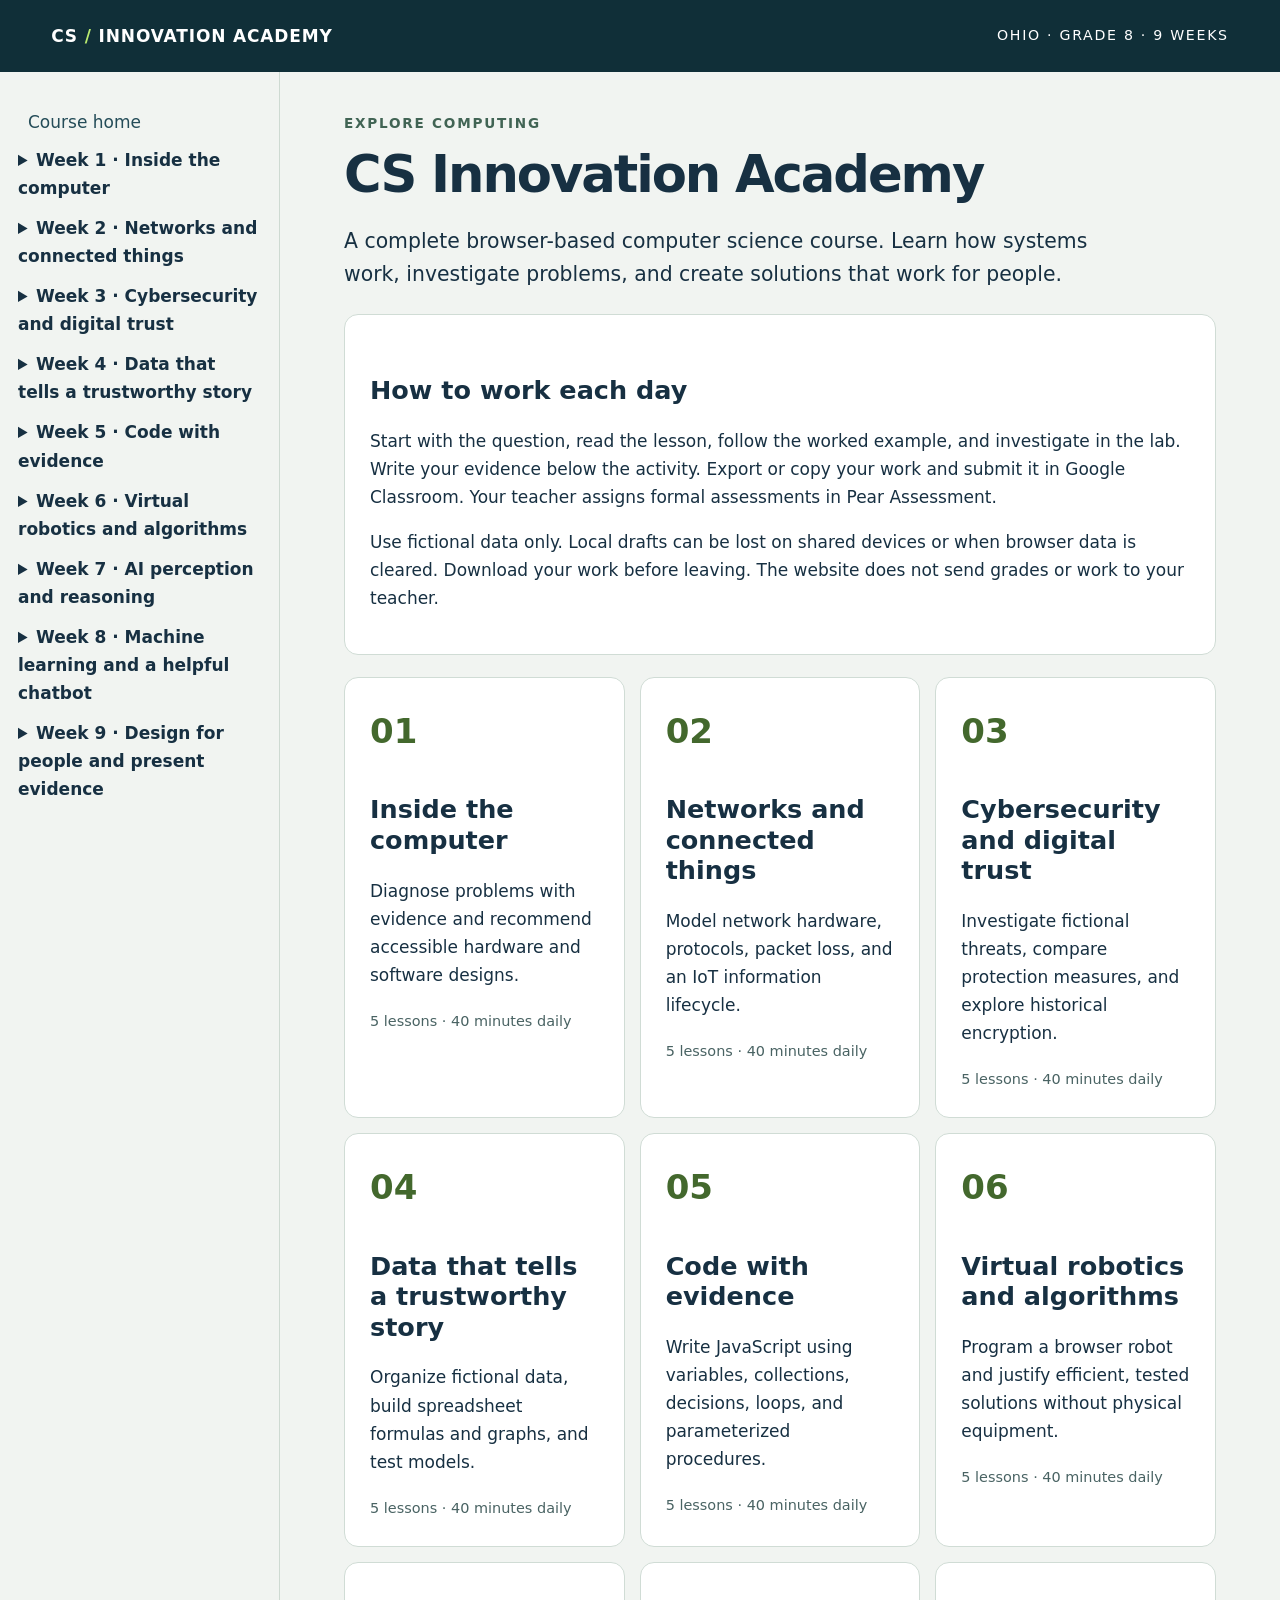
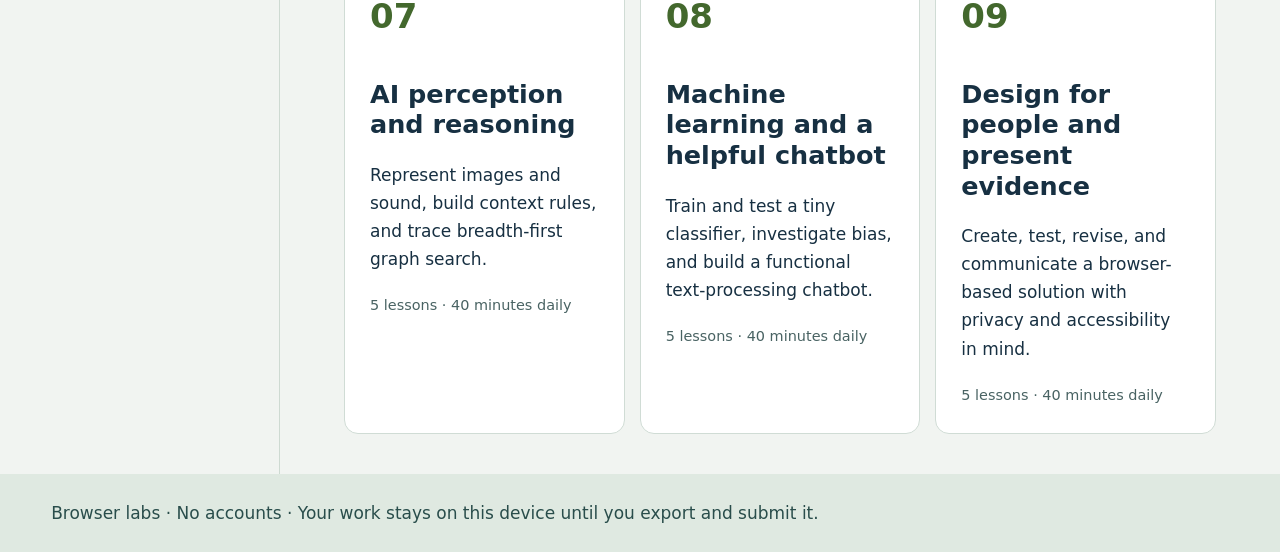
<file: index.html>
<!doctype html><html lang="en"><head><meta charset="utf-8"><meta name="viewport" content="width=device-width,initial-scale=1"><title>CS Innovation Academy · Grade 8</title><link rel="stylesheet" href="style.css"><link rel="stylesheet" href="visual-labs.css?v=2"><script defer src="course.js"></script><script defer src="labs.js"></script><script defer src="visual-labs.js?v=2"></script><script defer src="practice.js"></script><script defer src="app.js"></script></head><body><a href="#main" class="skip">Skip to lesson</a><header><a href="#" class="brand">CS<span> / </span>INNOVATION ACADEMY</a><small>OHIO · GRADE 8 · 9 WEEKS</small></header><div class="shell"><nav id="nav" aria-label="Course lessons"></nav><main id="main" tabindex="-1"></main></div><footer>Browser labs · No accounts · Your work stays on this device until you export and submit it.</footer></body></html>
</file>
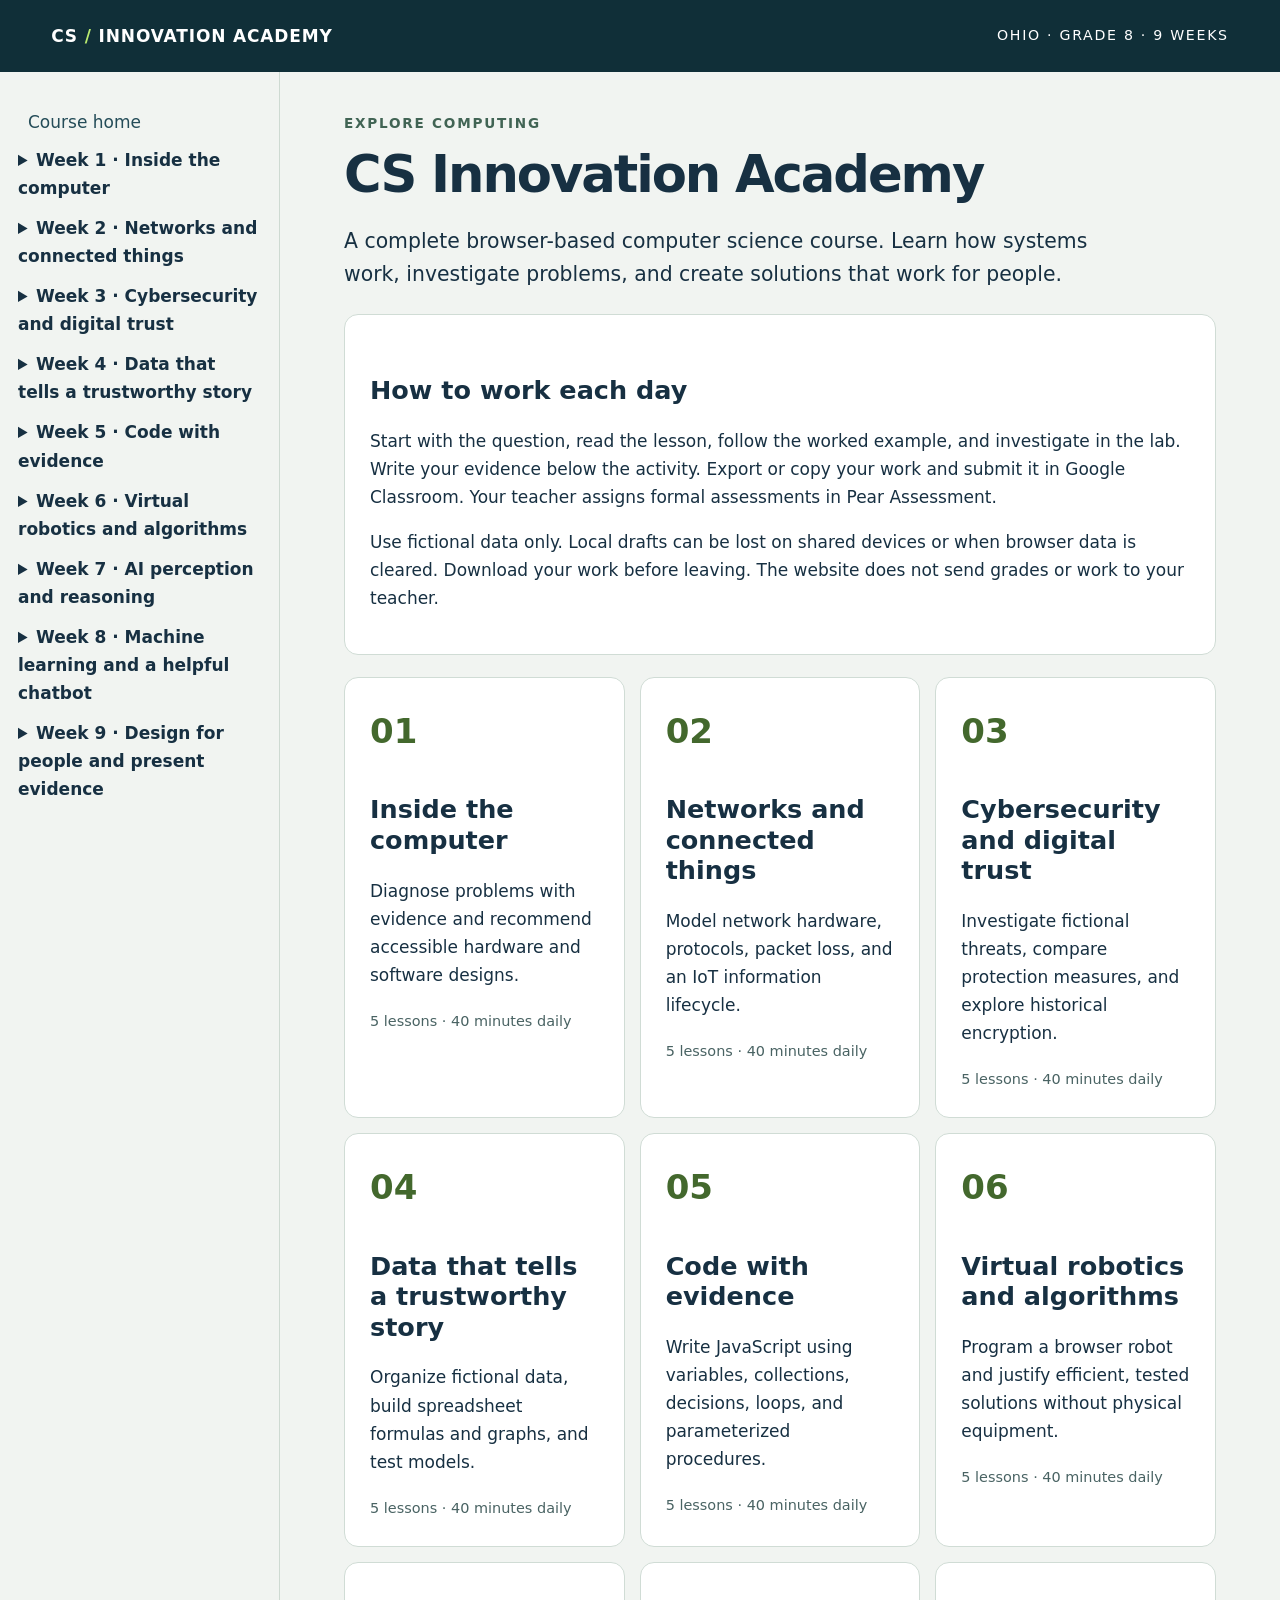
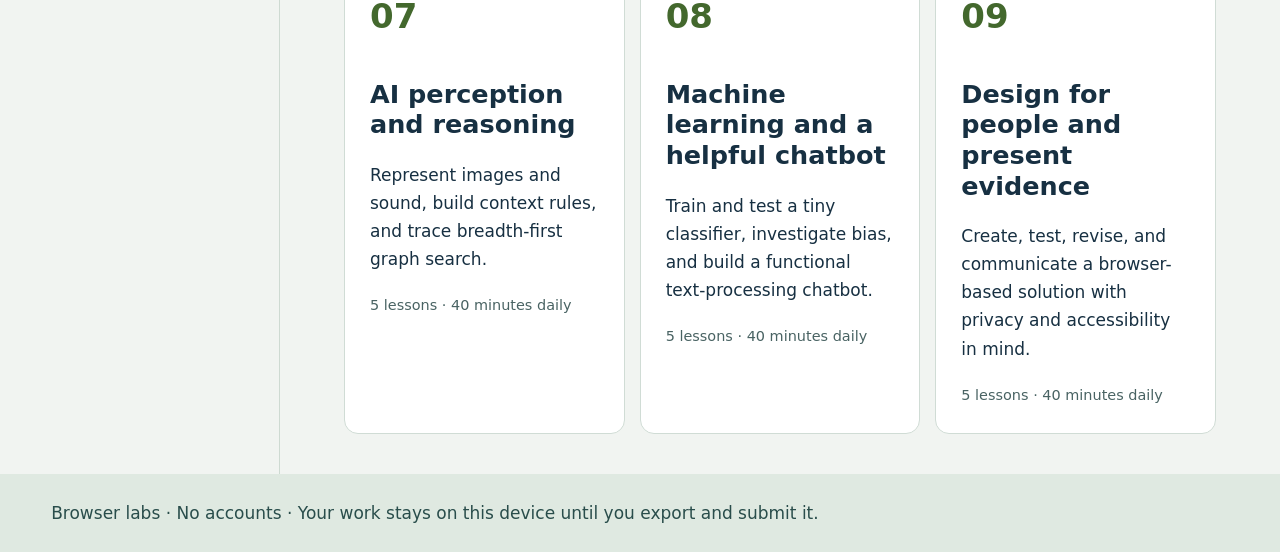
<file: student-site-github-pages/index.html>
<!doctype html><html lang="en"><head><meta charset="utf-8"><meta name="viewport" content="width=device-width,initial-scale=1"><title>CS Innovation Academy · Grade 8</title><link rel="stylesheet" href="style.css"><script defer src="course.js"></script><script defer src="labs.js"></script><script defer src="practice.js"></script><script defer src="app.js"></script></head><body><a href="#main" class="skip">Skip to lesson</a><header><a href="#" class="brand">CS<span> / </span>INNOVATION ACADEMY</a><small>OHIO · GRADE 8 · 9 WEEKS</small></header><div class="shell"><nav id="nav" aria-label="Course lessons"></nav><main id="main" tabindex="-1"></main></div><footer>Browser labs · No accounts · Your work stays on this device until you export and submit it.</footer></body></html>
</file>
<file: style.css>
:root{font-family:system-ui,Arial,sans-serif;color:#173042;background:#f1f4f1;line-height:1.65;font-size:17px}*{box-sizing:border-box}body{margin:0}header{background:#102f38;color:white;padding:22px 4%;display:flex;justify-content:space-between;gap:20px;align-items:center}.brand{color:white;font-weight:800;text-decoration:none;letter-spacing:.05em}.brand span{color:#b9eb70}header small{letter-spacing:.12em}.shell{display:grid;grid-template-columns:280px minmax(0,1fr);max-width:1500px;margin:auto}nav{padding:26px 18px;border-right:1px solid #cedad2}nav details{margin-bottom:12px}nav summary{font-weight:700;cursor:pointer}nav a{display:block;margin:5px 0;padding:5px 10px;color:#244c58;text-decoration:none;border-radius:5px}nav a[aria-current]{background:#dbeebd;color:#14313a;font-weight:700}main{padding:40px min(5vw,65px);max-width:1080px;min-width:0}h1{font-size:clamp(2rem,4vw,3.4rem);line-height:1.1;margin:12px 0 22px;letter-spacing:-.04em}h2{line-height:1.2;margin-top:35px}h3{line-height:1.3}.eyebrow{font-size:.8rem;letter-spacing:.13em;font-weight:800;color:#416454}.lead{font-size:1.2rem;max-width:800px}.card,section.panel{padding:25px;background:white;border:1px solid #d0dcd5;border-radius:14px;margin:22px 0}.example{border-left:5px solid #6d951f;padding:14px 24px;background:#eaf3dc}.meta{color:#496363;font-size:.85rem}.week-grid{display:grid;grid-template-columns:repeat(auto-fit,minmax(230px,1fr));gap:15px}.week-grid a{color:inherit;text-decoration:none}.week-grid .card{margin:0}.number{font-size:2rem;color:#43682d;font-weight:800}button,.button{border:1px solid #174c55;border-radius:7px;padding:10px 15px;background:#164b55;color:#fff;font:inherit;cursor:pointer;display:inline-block;text-decoration:none;margin:4px 4px 4px 0}button.secondary{color:#164b55;background:white}button:disabled{opacity:.5;cursor:default}button:focus-visible,a:focus-visible,summary:focus-visible,input:focus-visible,textarea:focus-visible,select:focus-visible{outline:3px solid #ca7600;outline-offset:3px}textarea,input,select{font:inherit;padding:9px;border:1px solid #78908a;border-radius:5px;max-width:100%;background:#fff;color:#173042}textarea{display:block;width:100%;min-height:130px;margin:8px 0 20px}label{font-weight:650;display:block;margin-top:14px}.toolbar{display:flex;flex-wrap:wrap;gap:4px}.status{padding:12px;background:#edf4e4;white-space:pre-wrap;min-height:50px}.grid{display:grid;grid-template-columns:repeat(5,48px);gap:4px;margin:15px 0}.cell{height:48px;border:1px solid #9ab6aa;display:flex;justify-content:center;align-items:center;background:#eef3f0}.wall{background:#45616a;color:white}.robot{background:#cdf179}.goal{border:3px solid #486e24}.lab code,pre{white-space:pre-wrap;overflow-wrap:anywhere}table{border-collapse:collapse;width:100%;font-size:.9rem}th,td{padding:8px;text-align:left;border-bottom:1px solid #c8d6ce}svg{max-width:100%;height:auto}.skip{position:absolute;left:-9999px}.skip:focus{left:10px;top:10px;background:white;padding:10px}footer{padding:25px 4%;background:#dfe9e1;color:#294d4b}.saved{font-size:.85rem;color:#315438}.pill{display:inline-block;border:1px solid #bbcbbd;padding:3px 10px;border-radius:30px;font-size:.8rem}.slides section{min-height:85vh;padding:5vw;border-bottom:2px solid #789}.slides h1{font-size:2.8rem}.slides p{font-size:1.4rem}@media(max-width:760px){header{display:block}.shell{display:block}nav{border-right:0;border-bottom:1px solid #ccd9cf;padding:15px}nav details{display:inline-block;vertical-align:top;width:100%}main{padding:25px 18px}header small{display:block}h1{font-size:2.3rem}}@media print{header,nav,footer,.toolbar,button,.skip{display:none}.shell{display:block}main{padding:0;max-width:none}.card,section.panel{break-inside:avoid}textarea{min-height:70px}.slides section{break-after:page;min-height:0}}
</file>
<file: visual-labs.css>
.visual-lab{--ink:#214b61}.vl-heading{padding-top:20px;border-top:1px solid #d4e0d2;margin:12px 0 25px}.vl-heading h3{font-size:clamp(1.7rem,3vw,2.3rem);line-height:1.15;margin:8px 0}.vl-heading p{color:#4c686a}.vl-box{padding:18px;margin:16px 0;border:1px solid #d2dfcf;background:#f5f8f0;border-radius:12px}.vl-stage{overflow:hidden;background:#f6f9f1}.visual-lab svg{display:block;width:100%;height:auto;font-family:system-ui,Arial}.vl-toolbar{display:flex;flex-wrap:wrap;align-items:end;gap:10px;background:#e9f0e5}.vl-toolbar label{margin:0;font-size:.8rem;flex:1 1 150px;min-width:0}.vl-toolbar label input,.vl-toolbar label select{display:block;width:100%;margin-top:5px}.vl-toolbar button{margin:0}.visual-lab .primary{background:#22576c;color:white}.vl-repair{display:grid;grid-template-columns:minmax(0,1.5fr) minmax(220px,1fr);gap:20px;background:#e5ede5}.vl-repair>div,.vl-columns>div{min-width:0}.vl-columns{display:grid;grid-template-columns:minmax(0,1.15fr) minmax(0,1fr);gap:20px;background:white;border:0;padding:0}.vl-parts{display:flex;gap:4px;flex-wrap:wrap;margin-top:12px}.vl-parts button{font-size:.75rem;padding:8px}.vl-parts button[aria-pressed=true],.vl-flags button[aria-pressed=true]{background:#28566b;color:white}.vl-screen{background:#173a4c;color:#e9f0e1;border:8px solid #375764;border-radius:12px;min-height:220px;padding:15px;text-align:center;margin:10px 0 20px;box-shadow:0 7px 0 #a2b5ad}.vl-screen-symbol{font-size:3rem;line-height:1.25}.vl-screen p{font-size:1rem;margin:5px 0}.vl-screen small{color:#c6dfd4;font-size:.7rem}.vl-sound{font-size:1.6rem;letter-spacing:3px;color:#cde698}.vl-chip{display:inline-block;font-size:.72rem;font-weight:700;background:#e0ebd4;border:1px solid #bdcfb9;color:#315949;border-radius:5px;padding:4px 8px;margin:4px}.vl-meter{margin:12px 0}.vl-meter small{font-size:.72rem}.vl-meter>div{height:12px;border-radius:20px;overflow:hidden;background:#d1ddd2;margin-top:4px}.vl-meter i{display:block;height:100%;transition:width .25s}.vl-status{border-left:5px solid #5c9b7f;margin-top:25px}.vl-note{font-size:.85rem;padding:10px 15px;border-left:3px solid #88a66d;color:#466365}.vl-packets{display:flex;gap:12px;justify-content:center}.vl-packet{display:flex;flex-direction:column;align-items:center;justify-content:center;padding:12px 18px;min-width:90px;min-height:80px;background:#e2e9de;border:2px dashed #a0b5a3;border-radius:8px}.vl-packet small{font-size:.65rem}.vl-packet.arrived{background:#d1e9ab;border:2px solid #6f995e}.vl-readouts{display:flex;flex-wrap:wrap;gap:15px}.vl-readouts>div{display:flex;flex-direction:column;flex:1;min-width:65px}.vl-readouts small{font-size:.65rem;letter-spacing:.06em;text-transform:uppercase}.vl-readouts strong{font-size:1.4rem;color:#285b70}.vl-trace{font:13px/1.8 ui-monospace,Consolas,monospace;background:#193e50;color:#e5f0df;min-height:90px;overflow-wrap:anywhere}.vl-trace p{margin:4px 0}.vl-wall-editor{display:grid;grid-template-columns:repeat(5,1fr);gap:3px}.vl-wall-editor button{font-size:.65rem;padding:7px 2px;margin:0}.vl-mail-layout{display:grid;grid-template-columns:190px minmax(0,1fr);gap:16px;background:#e5ede5}.vl-inbox{display:flex;flex-direction:column;gap:8px}.vl-inbox button{text-align:left;font-size:.8rem;background:white;color:#27556b}.vl-inbox button[aria-pressed=true]{background:#28566b;color:white}.vl-email{background:white;padding:22px;border:1px solid #c9dacd;border-radius:8px;min-width:0;overflow-wrap:anywhere}.vl-email small{font-size:.65rem;letter-spacing:.1em}.vl-email h4{font-size:1.4rem;line-height:1.2;margin:10px 0 18px}.vl-sender{font-size:.8rem;border-bottom:1px solid #d2dfd1;padding-bottom:14px}.vl-destination{display:block;margin-top:12px;background:#fff0ca;padding:12px;font-size:.8rem;overflow-wrap:anywhere}.vl-flags button{font-size:.8rem}.vl-cipher{display:flex;flex-wrap:wrap;gap:10px}.vl-letter{display:flex;flex-direction:column;align-items:center;min-width:58px;padding:12px 8px;border:1px dashed #9caf9e;border-radius:7px;background:#edf2e7}.vl-letter strong{font-size:1.5rem}.vl-letter small{font-size:.7rem}.vl-letter.revealed{border:2px solid #6ca174;background:#dceab9}.visual-lab td input{width:100%;min-width:50px;padding:6px;font-size:.85rem}.visual-lab th{font-size:.8rem}.vl-cell-highlight{background:#d8edb5}.vl-correct{background:#e1efd4}.vl-incorrect{background:#fff0d7}.vl-segmentation{display:grid;grid-template-columns:minmax(0,1fr) minmax(150px,1fr);gap:20px}.vl-segmentation svg{max-height:360px}.vl-regions{display:grid;grid-template-columns:repeat(3,1fr);gap:4px;align-content:center}.vl-regions button{font-size:.7rem;padding:8px 4px;min-height:58px}.vl-pipeline{display:grid;grid-template-columns:repeat(2,minmax(0,1fr));gap:14px}.vl-pipeline>div{padding:15px;border-radius:8px;display:flex;flex-direction:column;gap:8px;background:#e3ecdd;overflow-wrap:anywhere}.vl-pipeline small{font-size:.75rem;color:#466b62}.vl-pipeline strong{font-size:.9rem}.vl-rule-trace{grid-column:1/-1}.vl-rule-trace div{padding:6px;font-size:.85rem}.vl-match{background:#c8e49b;border-radius:5px;font-weight:700}.vl-chat{display:flex;flex-direction:column;gap:15px;background:#dce8e0}.vl-bubble{padding:15px;border-radius:15px;max-width:85%;margin:0}.vl-bubble.user{background:#28556c;color:white;align-self:end;border-bottom-right-radius:2px}.vl-bubble.bot{background:white;align-self:start;border-bottom-left-radius:2px}.vl-array{display:flex;gap:8px;flex-wrap:wrap}.vl-array-cell{display:flex;flex-direction:column;align-items:center;padding:12px;min-width:64px;border:2px solid transparent;background:#e4ecde;border-radius:7px}.vl-array-cell small{font-size:.65rem}.vl-array-cell strong{font-size:1.3rem}.vl-array-cell.current{border-color:#d2a947;background:#fff0bd}.vl-array-cell.visited{background:#cce5b4}@media(max-width:900px){.vl-repair,.vl-columns,.vl-segmentation,.vl-mail-layout{grid-template-columns:1fr}.vl-inbox{display:grid;grid-template-columns:1fr 1fr}.vl-regions{grid-template-columns:repeat(3,1fr)}}@media(prefers-reduced-motion:reduce){.visual-lab *{transition:none!important;animation:none!important}}@media print{.vl-box{break-inside:avoid}.vl-stage svg{max-height:330px}.vl-repair,.vl-columns{display:block}}
</file>
<file: student-site-github-pages/style.css>
:root{font-family:system-ui,Arial,sans-serif;color:#173042;background:#f1f4f1;line-height:1.65;font-size:17px}*{box-sizing:border-box}body{margin:0}header{background:#102f38;color:white;padding:22px 4%;display:flex;justify-content:space-between;gap:20px;align-items:center}.brand{color:white;font-weight:800;text-decoration:none;letter-spacing:.05em}.brand span{color:#b9eb70}header small{letter-spacing:.12em}.shell{display:grid;grid-template-columns:280px minmax(0,1fr);max-width:1500px;margin:auto}nav{padding:26px 18px;border-right:1px solid #cedad2}nav details{margin-bottom:12px}nav summary{font-weight:700;cursor:pointer}nav a{display:block;margin:5px 0;padding:5px 10px;color:#244c58;text-decoration:none;border-radius:5px}nav a[aria-current]{background:#dbeebd;color:#14313a;font-weight:700}main{padding:40px min(5vw,65px);max-width:1080px;min-width:0}h1{font-size:clamp(2rem,4vw,3.4rem);line-height:1.1;margin:12px 0 22px;letter-spacing:-.04em}h2{line-height:1.2;margin-top:35px}h3{line-height:1.3}.eyebrow{font-size:.8rem;letter-spacing:.13em;font-weight:800;color:#416454}.lead{font-size:1.2rem;max-width:800px}.card,section.panel{padding:25px;background:white;border:1px solid #d0dcd5;border-radius:14px;margin:22px 0}.example{border-left:5px solid #6d951f;padding:14px 24px;background:#eaf3dc}.meta{color:#496363;font-size:.85rem}.week-grid{display:grid;grid-template-columns:repeat(auto-fit,minmax(230px,1fr));gap:15px}.week-grid a{color:inherit;text-decoration:none}.week-grid .card{margin:0}.number{font-size:2rem;color:#43682d;font-weight:800}button,.button{border:1px solid #174c55;border-radius:7px;padding:10px 15px;background:#164b55;color:#fff;font:inherit;cursor:pointer;display:inline-block;text-decoration:none;margin:4px 4px 4px 0}button.secondary{color:#164b55;background:white}button:disabled{opacity:.5;cursor:default}button:focus-visible,a:focus-visible,summary:focus-visible,input:focus-visible,textarea:focus-visible,select:focus-visible{outline:3px solid #ca7600;outline-offset:3px}textarea,input,select{font:inherit;padding:9px;border:1px solid #78908a;border-radius:5px;max-width:100%;background:#fff;color:#173042}textarea{display:block;width:100%;min-height:130px;margin:8px 0 20px}label{font-weight:650;display:block;margin-top:14px}.toolbar{display:flex;flex-wrap:wrap;gap:4px}.status{padding:12px;background:#edf4e4;white-space:pre-wrap;min-height:50px}.grid{display:grid;grid-template-columns:repeat(5,48px);gap:4px;margin:15px 0}.cell{height:48px;border:1px solid #9ab6aa;display:flex;justify-content:center;align-items:center;background:#eef3f0}.wall{background:#45616a;color:white}.robot{background:#cdf179}.goal{border:3px solid #486e24}.lab code,pre{white-space:pre-wrap;overflow-wrap:anywhere}table{border-collapse:collapse;width:100%;font-size:.9rem}th,td{padding:8px;text-align:left;border-bottom:1px solid #c8d6ce}svg{max-width:100%;height:auto}.skip{position:absolute;left:-9999px}.skip:focus{left:10px;top:10px;background:white;padding:10px}footer{padding:25px 4%;background:#dfe9e1;color:#294d4b}.saved{font-size:.85rem;color:#315438}.pill{display:inline-block;border:1px solid #bbcbbd;padding:3px 10px;border-radius:30px;font-size:.8rem}.slides section{min-height:85vh;padding:5vw;border-bottom:2px solid #789}.slides h1{font-size:2.8rem}.slides p{font-size:1.4rem}@media(max-width:760px){header{display:block}.shell{display:block}nav{border-right:0;border-bottom:1px solid #ccd9cf;padding:15px}nav details{display:inline-block;vertical-align:top;width:100%}main{padding:25px 18px}header small{display:block}h1{font-size:2.3rem}}@media print{header,nav,footer,.toolbar,button,.skip{display:none}.shell{display:block}main{padding:0;max-width:none}.card,section.panel{break-inside:avoid}textarea{min-height:70px}.slides section{break-after:page;min-height:0}}
</file>
